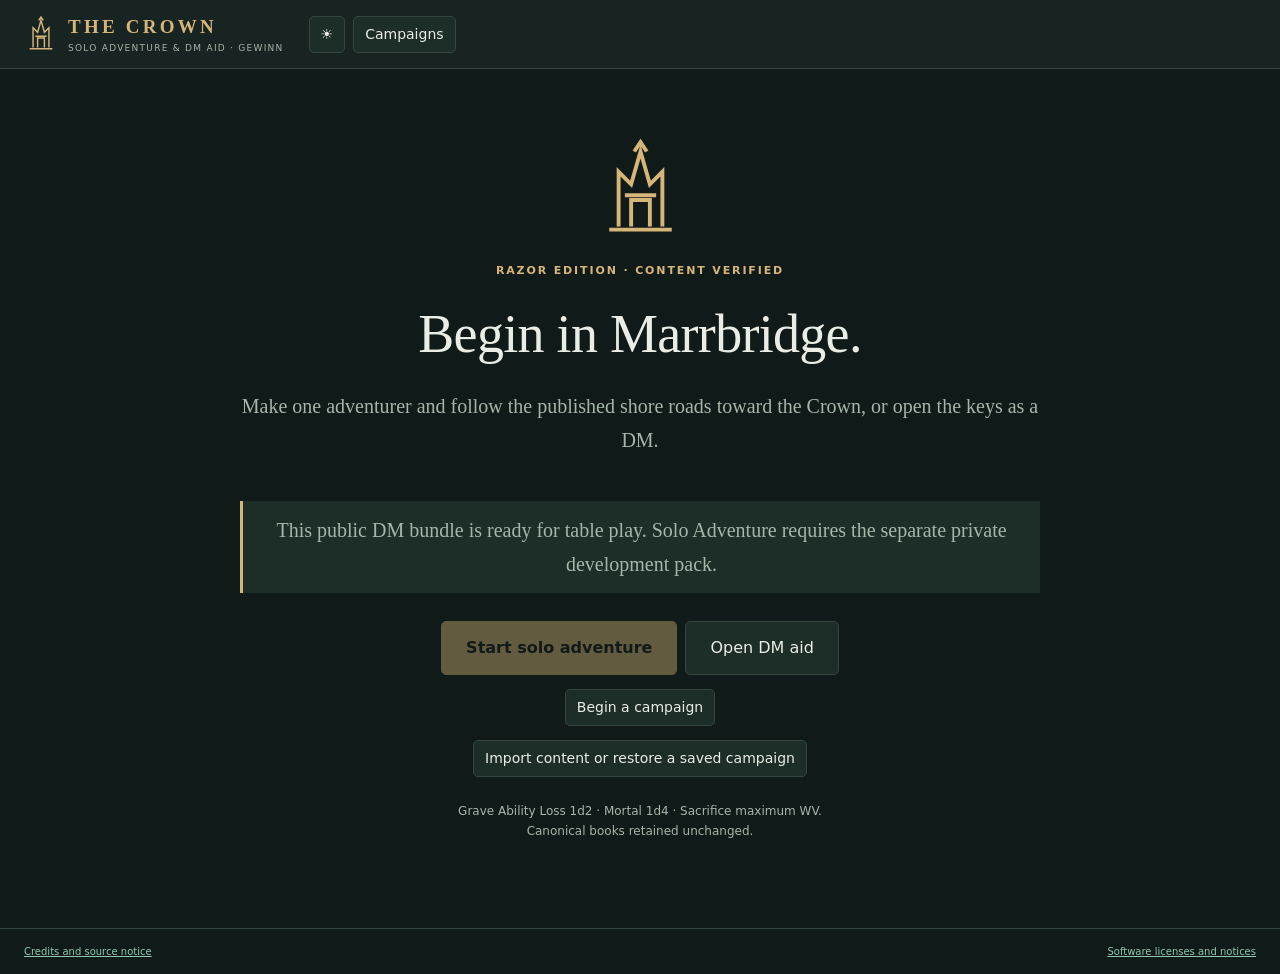
<file: index.html>
<!doctype html><html lang="en"><head><meta charset="UTF-8"/><meta name="viewport" content="width=device-width,initial-scale=1.0"/><meta name="theme-color" content="#152724"/><meta name="description" content="Explore The Crown as one adventurer with GEWINN rules, local saves, and offline play."/><meta name="apple-mobile-web-app-capable" content="yes"/><meta name="apple-mobile-web-app-status-bar-style" content="black-translucent"/><meta http-equiv="Content-Security-Policy" content="default-src 'self'; script-src 'self'; style-src 'self' 'unsafe-inline'; img-src 'self' data: blob:; connect-src 'self' ws:; font-src 'self'; object-src 'none'; base-uri 'self'; form-action 'none'; frame-src 'none'"/><link rel="manifest" href="./manifest.webmanifest"/><link rel="icon" href="./icon.svg"/><link rel="apple-touch-icon" href="./apple-touch-icon.png"/><title>The Crown · Solo Adventure</title>  <script type="module" crossorigin src="./assets/index-By7xWW9q.js"></script>
  <link rel="stylesheet" crossorigin href="./assets/index-Ddq3kus9.css">
</head><body><div id="root"></div></body></html>
</file>
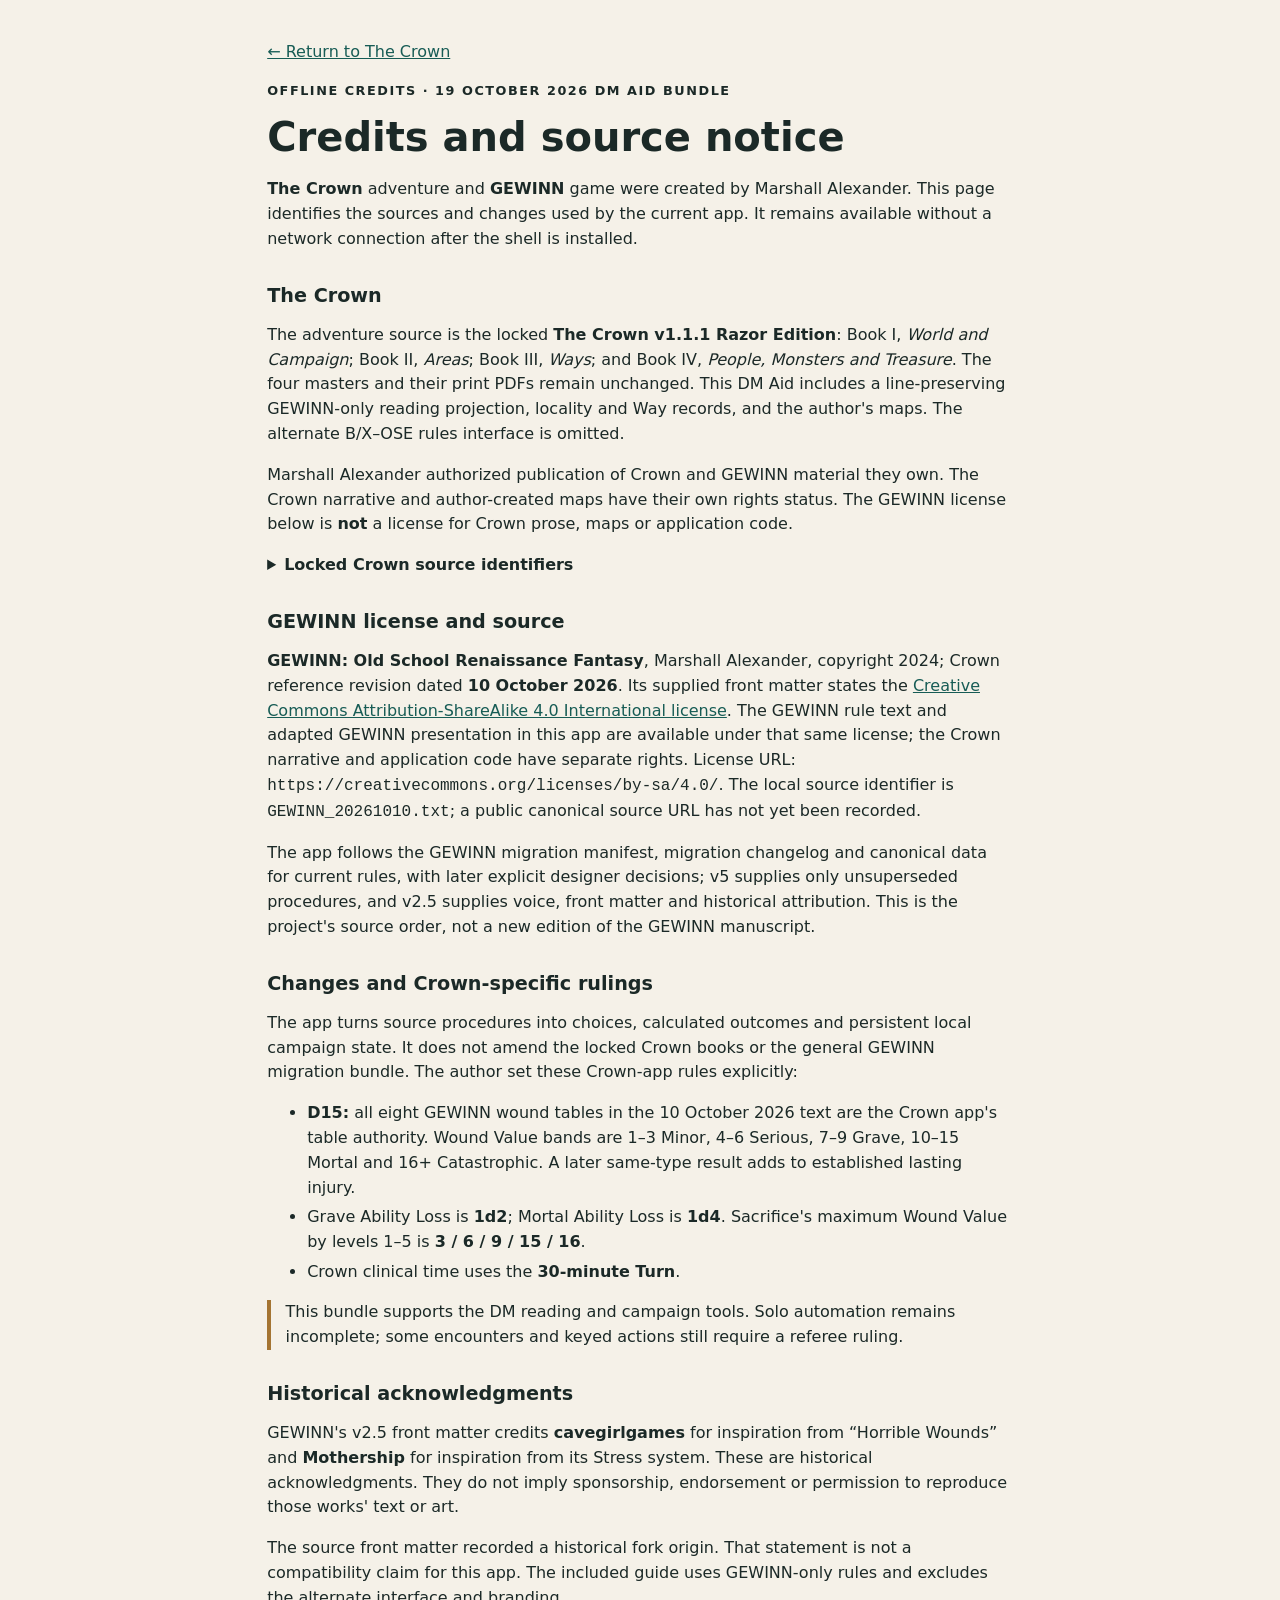
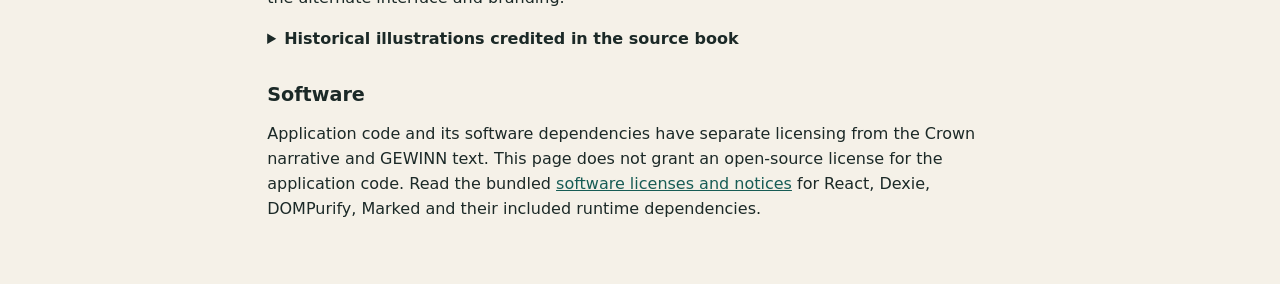
<file: credits.html>
<!doctype html>
<html lang="en">
<head>
  <meta charset="utf-8">
  <meta name="viewport" content="width=device-width, initial-scale=1">
  <meta name="color-scheme" content="light dark">
  <title>Credits and source notice · The Crown</title>
  <style>
    :root { color-scheme: light dark; font: 16px/1.55 system-ui, sans-serif; }
    body { margin: 0; background: #f5f1e8; color: #1b2927; }
    main { box-sizing: border-box; max-width: 49rem; padding: 1.5rem 1.2rem 3rem; margin: auto; }
    h1, h2 { line-height: 1.2; }
    h1 { font-size: clamp(1.8rem, 6vw, 2.5rem); margin: .4rem 0 1rem; }
    h2 { margin-top: 2rem; font-size: 1.2rem; }
    a { color: #175c55; }
    a:focus-visible { outline: 3px solid #b4771e; outline-offset: 3px; }
    .eyebrow { letter-spacing: .12em; text-transform: uppercase; font-size: .8rem; font-weight: 700; }
    .note { border-left: .25rem solid #a47432; padding-left: .9rem; }
    li { margin: .3rem 0; }
    code { overflow-wrap: anywhere; }
    details { margin-top: 1rem; }
    summary { cursor: pointer; font-weight: 700; }
    @media (prefers-color-scheme: dark) {
      body { background: #13211f; color: #e7e6df; }
      a { color: #aad7ca; }
    }
  </style>
</head>
<body>
<main>
  <p><a href="./">← Return to The Crown</a></p>
  <p class="eyebrow">Offline credits · 19 October 2026 DM Aid bundle</p>
  <h1>Credits and source notice</h1>
  <p><strong>The Crown</strong> adventure and <strong>GEWINN</strong> game were created by Marshall Alexander. This page identifies the sources and changes used by the current app. It remains available without a network connection after the shell is installed.</p>

  <h2>The Crown</h2>
  <p>The adventure source is the locked <strong>The Crown v1.1.1 Razor Edition</strong>: Book I, <em>World and Campaign</em>; Book II, <em>Areas</em>; Book III, <em>Ways</em>; and Book IV, <em>People, Monsters and Treasure</em>. The four masters and their print PDFs remain unchanged. This DM Aid includes a line-preserving GEWINN-only reading projection, locality and Way records, and the author's maps. The alternate B/X–OSE rules interface is omitted.</p>
  <p>Marshall Alexander authorized publication of Crown and GEWINN material they own. The Crown narrative and author-created maps have their own rights status. The GEWINN license below is <strong>not</strong> a license for Crown prose, maps or application code.</p>
  <details>
    <summary>Locked Crown source identifiers</summary>
    <ul>
      <li>Book I Markdown SHA-256: <code>abaec3fb0ecc8124517ff2d69e1148968ad17610aff3a07a18258a075f324f1f</code></li>
      <li>Book II Markdown SHA-256: <code>b81186677079dbcdc04092de7b0d5277d67df6654f732eaa36dd65600a7e1279</code></li>
      <li>Book III Markdown SHA-256: <code>0e3fcb997a8f4ab5d81721f8f5c2993e9365fab70c8814a86020fdd38485b261</code></li>
      <li>Book IV Markdown SHA-256: <code>258ab6614accf03dd5b1627ce61709aa6e46fa0101c91db409343926d8288b41</code></li>
    </ul>
  </details>

  <h2>GEWINN license and source</h2>
  <p><strong>GEWINN: Old School Renaissance Fantasy</strong>, Marshall Alexander, copyright 2024; Crown reference revision dated <strong>10 October 2026</strong>. Its supplied front matter states the <a href="https://creativecommons.org/licenses/by-sa/4.0/">Creative Commons Attribution-ShareAlike 4.0 International license</a>. The GEWINN rule text and adapted GEWINN presentation in this app are available under that same license; the Crown narrative and application code have separate rights. License URL: <code>https://creativecommons.org/licenses/by-sa/4.0/</code>. The local source identifier is <code>GEWINN_20261010.txt</code>; a public canonical source URL has not yet been recorded.</p>
  <p>The app follows the GEWINN migration manifest, migration changelog and canonical data for current rules, with later explicit designer decisions; v5 supplies only unsuperseded procedures, and v2.5 supplies voice, front matter and historical attribution. This is the project's source order, not a new edition of the GEWINN manuscript.</p>

  <h2>Changes and Crown-specific rulings</h2>
  <p>The app turns source procedures into choices, calculated outcomes and persistent local campaign state. It does not amend the locked Crown books or the general GEWINN migration bundle. The author set these Crown-app rules explicitly:</p>
  <ul>
    <li><strong>D15:</strong> all eight GEWINN wound tables in the 10 October 2026 text are the Crown app's table authority. Wound Value bands are 1–3 Minor, 4–6 Serious, 7–9 Grave, 10–15 Mortal and 16+ Catastrophic. A later same-type result adds to established lasting injury.</li>
    <li>Grave Ability Loss is <strong>1d2</strong>; Mortal Ability Loss is <strong>1d4</strong>. Sacrifice's maximum Wound Value by levels 1–5 is <strong>3 / 6 / 9 / 15 / 16</strong>.</li>
    <li>Crown clinical time uses the <strong>30-minute Turn</strong>.</li>
  </ul>
  <p class="note">This bundle supports the DM reading and campaign tools. Solo automation remains incomplete; some encounters and keyed actions still require a referee ruling.</p>

  <h2>Historical acknowledgments</h2>
  <p>GEWINN's v2.5 front matter credits <strong>cavegirlgames</strong> for inspiration from “Horrible Wounds” and <strong>Mothership</strong> for inspiration from its Stress system. These are historical acknowledgments. They do not imply sponsorship, endorsement or permission to reproduce those works' text or art.</p>
  <p>The source front matter recorded a historical fork origin. That statement is not a compatibility claim for this app. The included guide uses GEWINN-only rules and excludes the alternate interface and branding.</p>
  <details>
    <summary>Historical illustrations credited in the source book</summary>
    <p>The GEWINN source lists the following art credits. These illustrations are not included in this app; the list records the book's original acknowledgment and does not claim an image license.</p>
    <ul>
      <li><em>Predica del arte del bene morire</em> — Girolamo Savonarola, 1502.</li>
      <li><em>Der Weisskunig 109 Landsknecht Battle</em> — Hans Burgkmair, 1516.</li>
      <li><em>Danse Macabre</em> (16, 19, 27, 31, 42) — Hans Holbein, 1493.</li>
      <li><em>Wound Man</em> from Hans von Gersdorff's <em>Feldtbuch der Wundartzney</em>, 1519.</li>
      <li>“Arkebusier, Nbg.1 kl” — listed without a creator in the source.</li>
    </ul>
  </details>

  <h2>Software</h2>
  <p>Application code and its software dependencies have separate licensing from the Crown narrative and GEWINN text. This page does not grant an open-source license for the application code. Read the bundled <a href="./THIRD_PARTY_NOTICES.txt">software licenses and notices</a> for React, Dexie, DOMPurify, Marked and their included runtime dependencies.</p>
</main>
</body>
</html>
</file>
<file: assets/index-Ddq3kus9.css>
.dm-aid{padding:4px 24px 32px;min-width:0}.dm-aid-top{display:flex;align-items:flex-start;justify-content:space-between;gap:20px;margin:0 0 13px}.dm-aid-top h1,.dm-aid-top h2{margin:0;font-size:29px}.dm-aid-subtitle{margin:5px 0 0;color:var(--muted);font-size:12px}.dm-aid-tools{display:flex;gap:7px;flex-wrap:wrap;justify-content:flex-end}.dm-aid-tools .btn{font-size:11px;min-height:32px;padding:5px 9px}.dm-shore-nav{display:flex;gap:5px;overflow-x:auto;padding:0 0 11px;margin-bottom:13px;border-bottom:1px solid var(--line)}.dm-shore-nav button{border:1px solid var(--line);background:var(--panel);color:var(--muted);padding:5px 8px;border-radius:4px;white-space:nowrap;font-size:11px}.dm-shore-nav button span{font-size:10px;margin-left:3px}.dm-shore-nav button.active{color:var(--text);border-color:var(--accent);background:var(--raised)}.dm-aid-grid{display:grid;grid-template-columns:minmax(0,1.65fr) minmax(365px,.95fr);gap:16px;align-items:start}.dm-key-panel,.dm-way-panel{background:var(--panel);border:1px solid var(--line);border-radius:7px;padding:16px;min-width:0}.dm-key-panel{max-height:calc(100vh - 265px);min-height:390px;overflow:auto;scrollbar-gutter:stable}.dm-way-panel{max-height:calc(100vh - 265px);min-height:390px;overflow:auto}.dm-section-head{display:flex;align-items:center;justify-content:space-between;gap:10px;margin-bottom:10px}.dm-section-head h2{margin:0;font-size:20px}.dm-location-meta{font-size:12px;color:var(--muted);border-left:3px solid var(--accent);padding:7px 10px;background:var(--raised);margin:0 0 12px}.dm-key-panel>.prose{font-size:16px;line-height:1.6}.dm-key-panel>.prose>*:first-child{margin-top:0}.dm-key-follow{border-top:1px solid var(--line);margin-top:24px;padding-top:16px}.dm-key-follow h2{font-size:19px;margin-bottom:9px}.dm-shore-key{border-top:1px solid var(--line);padding-top:8px;margin-top:18px}.dm-people,.dm-profiles{display:grid;grid-template-columns:repeat(2,minmax(0,1fr));gap:8px}.dm-person,.dm-profile,.dm-contact{background:var(--raised);border:1px solid var(--line);padding:10px;border-radius:5px;min-width:0}.dm-person small,.dm-profile small,.dm-contact small{display:block}.dm-card-heading{display:flex;justify-content:space-between;gap:8px;align-items:start}.dm-profile p{font-size:12px;margin:7px 0}.dm-outcomes{display:flex;flex-wrap:wrap;gap:4px;margin-top:8px}.dm-outcomes .btn{font-size:10px;min-height:28px;padding:3px 6px}.dm-contact{margin-bottom:8px}.dm-find{margin:0;padding:8px 0;border-bottom:1px solid var(--line)}.dm-find small{display:inline}.dm-small,.dm-empty{color:var(--muted);font-size:11px;line-height:1.5}.dm-encounter{display:grid;grid-template-columns:24px minmax(0,1fr) auto;gap:8px;align-items:start;border-bottom:1px solid var(--line);padding:7px 0}.dm-encounter>b{color:var(--accent)}.dm-encounter .prose{font-family:inherit;font-size:12px;line-height:1.45}.dm-encounter .prose p{margin:0}.dm-way{border-top:1px solid var(--line);padding:9px 0}.dm-way:first-child{border-top:0}.dm-way-main{display:grid;grid-template-columns:minmax(0,1fr) 16px minmax(0,1.1fr);gap:5px;align-items:start}.dm-way-main button{background:none;border:0;padding:0;color:var(--text);text-align:left;line-height:1.3}.dm-way-main button:hover{text-decoration:underline}.dm-way-main .dm-way-destination{color:var(--green)}.dm-way-main small{display:block;font-size:10px}.dm-way-arrow{color:var(--accent)}.dm-way-access{display:flex;gap:6px;align-items:center;flex-wrap:wrap;margin-top:5px;font-size:10px;color:var(--muted)}.dm-way-access span:first-child{text-transform:uppercase;letter-spacing:.04em;color:var(--green)}.dm-way-access .dm-access-broken-unpowered,.dm-way-access .dm-access-closed,.dm-way-access .dm-access-secret{color:var(--danger)}.dm-way-access .dm-access-directed,.dm-way-access .dm-access-conditional{color:var(--accent)}.dm-way-detail{margin-top:8px;padding:10px;background:var(--raised);border:1px solid var(--line);border-radius:5px}.dm-way-detail .prose{font-size:12px;line-height:1.5}.dm-way-detail .prose h3{font-size:15px;margin-top:0}.dm-way-detail .prose p{margin:5px 0}.dm-way-actions{display:flex;gap:5px;flex-wrap:wrap;margin-top:9px}.dm-way-actions .btn{font-size:10px;min-height:30px;padding:4px 7px}.dm-map-backdrop{position:fixed;top:0;right:0;bottom:0;left:0;background:#0008;z-index:40;display:flex;justify-content:flex-end}.dm-map-drawer{width:min(650px,95vw);height:100vh;overflow:auto;padding:18px;background:var(--panel);box-shadow:var(--shadow)}.dm-map-drawer .map-viewport{height:calc(100vh - 230px)}.dm-aid.solo-node-key{padding:0}.solo-node-key .dm-aid-top{align-items:center;margin-bottom:7px}.solo-node-key .dm-aid-top>div:first-child{display:flex;align-items:baseline;gap:8px;flex-wrap:wrap}.solo-node-key .dm-aid-top .eyebrow{display:none}.solo-node-key .dm-aid-top h2{font-size:18px}.solo-node-key .dm-aid-subtitle{margin:0}.solo-node-key .dm-shore-nav{margin-bottom:8px;padding-bottom:7px}.solo-node-key .dm-aid-grid{grid-template-columns:minmax(0,1.4fr) minmax(285px,.9fr)}.solo-node-key .dm-key-panel,.solo-node-key .dm-way-panel{min-height:0;max-height:min(62vh,560px)}@media(max-width:760px){.solo-node-key .dm-aid-grid{grid-template-columns:1fr}.solo-node-key .dm-key-panel,.solo-node-key .dm-way-panel{max-height:none}}@media(max-width:1050px){.dm-aid-grid{grid-template-columns:minmax(0,1fr) minmax(320px,.85fr)}.dm-people,.dm-profiles{grid-template-columns:1fr}}@media(max-width:760px){.dm-aid{padding:4px 14px 24px}.dm-aid-top{display:block}.dm-aid-tools{justify-content:flex-start;margin-top:10px}.dm-aid-grid{grid-template-columns:1fr}.dm-key-panel,.dm-way-panel{max-height:none;min-height:0}.dm-key-panel{overflow:visible}.dm-way-panel{order:-1}.dm-shore-nav button span{display:none}}.solo-layout{display:grid;grid-template-columns:minmax(0,1fr) minmax(260px,310px);gap:18px;max-width:1390px;margin:0 auto;padding:6px 24px 34px;align-items:start}.solo-primary{min-width:0;display:grid;gap:16px}.solo-creation{display:grid;gap:14px;background:var(--panel);border:1px solid var(--line);border-radius:7px;padding:24px}.solo-creation>p{margin:0;max-width:72ch;line-height:1.55}.solo-creation>h1{margin:0}.solo-creation .panel{margin:0}.solo-creation-steps{display:flex;gap:7px;flex-wrap:wrap}.solo-creation-steps span{padding:6px 10px;border:1px solid var(--line);border-radius:4px;font-size:11px;color:var(--muted)}.solo-creation-steps span.current{border-color:var(--accent);color:var(--text);background:var(--raised)}.solo-methods{display:flex;gap:8px;flex-wrap:wrap;margin:8px 0 18px}.solo-loadout-preview,.solo-creation-gear{display:grid;gap:5px;margin:12px 0;padding:14px;background:var(--raised);border:1px solid var(--line);border-radius:5px;font-size:13px}.solo-loadout-preview p{margin:0 0 8px;line-height:1.5}.solo-creation-gear span{line-height:1.5}.solo-secondary{display:grid;gap:14px;min-width:0}.solo-scene,.solo-choices,.solo-status,.solo-outcome,.solo-pack,.solo-interruption{background:var(--panel);border:1px solid var(--line);border-radius:7px;padding:20px}.solo-scene{background:linear-gradient(155deg,var(--panel),var(--paper))}.solo-scene-heading{display:flex;justify-content:space-between;gap:14px;align-items:start}.solo-scene-heading h1{margin-bottom:8px}.solo-scene-tools{display:flex;gap:6px;flex-wrap:wrap;justify-content:flex-end}.solo-scene-tools .btn{font-size:11px}.solo-scene-copy{font-family:Georgia,Times New Roman,serif;font-size:20px;line-height:1.65;max-width:72ch;margin:12px 0 16px}.solo-notice{margin:0 0 9px;border-top:1px solid var(--line)}.solo-notice p{font-size:13px;line-height:1.5;margin:5px 0 11px}.solo-atmosphere{font-size:12px;color:var(--muted);border-top:1px solid var(--line);padding-top:11px;margin-bottom:0}.solo-atmosphere b{color:var(--accent);margin-right:6px}.solo-inspector,.solo-discovery{border-left:3px solid var(--accent);padding:8px 14px;margin:14px 0;background:var(--raised)}.solo-choices h2,.solo-status h2,.solo-outcome h2,.solo-pack h2,.solo-interruption h2{margin-bottom:12px}.solo-choice-grid{display:grid;grid-template-columns:repeat(2,minmax(0,1fr));gap:9px}.solo-choice{display:grid;gap:6px;text-align:left;border:1px solid var(--line);border-radius:6px;background:var(--raised);color:var(--text);padding:13px;min-height:74px;white-space:normal}.solo-choice:hover:not(:disabled){border-color:var(--accent);background:var(--paper)}.solo-choice b{font-family:Georgia,serif;font-size:17px;font-weight:500}.solo-choice span{font-size:11px;color:var(--muted);line-height:1.4}.solo-choice:disabled{cursor:not-allowed;opacity:.7}.solo-quiet-actions{display:flex;gap:8px;flex-wrap:wrap;border-top:1px solid var(--line);padding-top:13px;margin-top:15px}.solo-status p{margin:6px 0;font-size:12px}.solo-outcome{border-color:var(--accent)}.solo-outcome p{font-size:12px;margin:7px 0}.solo-roll{display:grid;gap:2px;padding:8px 0;border-top:1px solid var(--line);font-size:11px}.solo-roll span{color:var(--accent);font-family:ui-monospace,Consolas,monospace;overflow-wrap:anywhere}.solo-item{padding:9px 0;border-top:1px solid var(--line)}.solo-item b,.solo-item small{display:block}.solo-item .row{margin-top:7px}.solo-item .btn{min-height:29px;padding:4px 8px;font-size:11px}.solo-create,.solo-deal{display:grid;gap:10px;max-width:620px}.solo-create label,.solo-deal label{margin:0}.solo-assign{display:grid;grid-template-columns:repeat(4,minmax(0,1fr));gap:10px;max-width:620px;margin:15px 0}.solo-custom{display:grid;gap:8px;padding:12px;border:1px solid var(--line);background:var(--raised);border-radius:5px}.solo-custom p{margin:0;font-size:12px}.solo-custom .row select{flex:1;min-width:180px}.solo-custom-item{display:flex;justify-content:space-between;gap:8px;align-items:center;border-top:1px solid var(--line);padding:5px 0;font-size:12px}.solo-interruption{background:#463629;border-color:#886647}.solo-interruption p{font-size:13px}.solo-market{background:var(--panel);border:1px solid var(--line);border-radius:7px;padding:20px}.solo-market>.row{justify-content:space-between;align-items:center}.solo-market h2{margin:0}.solo-market-body{display:grid;gap:15px;margin-top:14px}.solo-market-body p{font-size:12px;line-height:1.5;margin:4px 0}.solo-market-body details{border-top:1px solid var(--line);padding-top:10px}.solo-market-body summary{cursor:pointer}.solo-market-form{display:grid;gap:10px;max-width:620px;padding:12px 0;border-top:1px solid var(--line)}.solo-market-form label{display:grid;gap:5px;font-size:12px}.solo-market-form input,.solo-market-form select{width:100%}.solo-lights{background:var(--panel);border:1px solid var(--line);border-radius:7px;padding:20px}.solo-lights h2{margin-bottom:10px}.solo-lights p{font-size:12px}@media(min-width:971px)and (max-height:800px){.solo-primary{gap:12px}.solo-scene{padding:16px 20px}.solo-scene-copy{line-height:1.5;margin:8px 0 10px}}@media(max-width:970px){.solo-layout{grid-template-columns:1fr}.solo-secondary{grid-template-columns:repeat(2,minmax(0,1fr))}.solo-pack{grid-column:1/-1}}@media(max-width:650px){.solo-layout{padding:4px 14px 25px}.solo-creation,.solo-scene,.solo-choices,.solo-status,.solo-outcome,.solo-pack,.solo-interruption{padding:15px}.solo-scene-heading{display:block}.solo-scene-tools{justify-content:flex-start;margin:10px 0}.solo-scene-copy{font-size:18px}.solo-choice-grid,.solo-secondary{grid-template-columns:1fr}.solo-assign{grid-template-columns:repeat(2,minmax(0,1fr))}.solo-pack{grid-column:auto}}:root{font-family:Inter,ui-sans-serif,system-ui,-apple-system,BlinkMacSystemFont,Segoe UI,sans-serif;color-scheme:dark;--bg:#101a18;--panel:#172421;--raised:#1d2e29;--paper:#21352e;--text:#e9ede5;--muted:#a5b6aa;--line:#34463e;--accent:#d6b579;--green:#8fc9af;--danger:#efafa1;--shadow:0 12px 44px #0005;background:var(--bg);color:var(--text);font-size:14px;line-height:1.5}:root[data-theme=light]{color-scheme:light;--bg:#eeeae0;--panel:#faf8f2;--raised:#e9e8dd;--paper:#e1e4d8;--text:#1f332c;--muted:#55695e;--line:#ccd2c3;--accent:#745620;--green:#17684d;--danger:#9f3524;--shadow:0 12px 44px #27342215}*{box-sizing:border-box}body{margin:0}button,input,select,textarea{font:inherit}button,a,input,select,textarea,summary{outline-offset:4px}button:focus-visible,a:focus-visible,input:focus-visible,select:focus-visible,textarea:focus-visible,summary:focus-visible{outline:2px solid var(--accent)}button{cursor:pointer}button:disabled{cursor:default;opacity:.42}input,select,textarea{background:var(--bg);color:var(--text);border:1px solid var(--line);border-radius:5px;padding:9px 10px;min-height:40px;max-width:100%}input[type=checkbox]{min-height:18px;width:18px;height:18px;accent-color:var(--green);vertical-align:middle}input[type=file]{display:none}textarea{width:100%;resize:vertical}select{max-width:100%}label{display:grid;gap:6px;margin-bottom:14px;font-size:13px}label:has(input[type=checkbox]){display:flex;align-items:center;gap:9px}small{color:var(--muted);font-size:11px;line-height:1.55}p{margin:10px 0 16px}h1,h2,h3{font-family:Georgia,Times New Roman,serif;font-weight:500;line-height:1.15;margin:0 0 14px}h1{font-size:32px;letter-spacing:-.7px}h2{font-size:21px}h3{font-size:18px;margin-top:14px}a{color:var(--green)}code,pre{font-family:ui-monospace,SFMono-Regular,Consolas,monospace}code{font-size:12px;overflow-wrap:anywhere}ul{padding-left:22px}.row{display:flex;gap:8px;align-items:center;flex-wrap:wrap}.stack{display:grid;gap:18px}.btn{border:1px solid var(--line);background:var(--raised);color:var(--text);border-radius:5px;padding:7px 11px;min-height:36px;white-space:nowrap;transition:background .12s}.btn:hover:not(:disabled){background:var(--paper);border-color:var(--muted)}.btn.primary{background:var(--accent);color:var(--bg);border-color:var(--accent);font-weight:650}.btn.primary:hover:not(:disabled){filter:brightness(1.08)}.btn.link{background:none;border:0;color:var(--green);padding:4px;min-height:30px;font-size:12px}.btn.danger{color:var(--danger)}.btn.large{padding:14px 24px;font-size:16px}.badge{display:inline-block;border:1px solid var(--line);padding:3px 7px;border-radius:4px;font-size:10px;letter-spacing:.06em;text-transform:uppercase;white-space:nowrap;color:var(--muted)}.badge.risk-0{color:#89c2a4}.badge.risk-1{color:#b3c994}.badge.risk-2{color:#e0bc79}.badge.risk-3,.badge.danger{color:var(--danger);border-color:#91594c}.eyebrow{font-size:10px;font-weight:700;letter-spacing:.17em;color:var(--accent);text-transform:uppercase;margin:0 0 9px}.app-header{display:flex;gap:25px;align-items:center;padding:13px 24px;border-bottom:1px solid var(--line);background:var(--panel)}.brand{display:flex;align-items:center;gap:10px;color:var(--accent);min-width:240px}.brand svg{width:34px;height:42px}.brand strong{letter-spacing:.17em;font-family:Georgia,serif;font-size:19px}.brand small{display:block;font-size:9px;letter-spacing:.14em;color:var(--muted)}.app-header nav{display:flex;align-self:stretch;gap:6px;flex:1;align-items:center}.app-header nav button,.subnav button{border:0;background:transparent;color:var(--muted);padding:12px 13px;border-radius:4px;white-space:nowrap}.app-header nav button.active,.subnav button.active{color:var(--text);background:var(--raised);box-shadow:inset 0 -2px var(--accent)}.status-strip{display:grid;grid-template-columns:1.45fr .85fr 1.6fr 1fr 1.2fr 1fr;gap:0;padding:0 18px;background:var(--raised);border-bottom:1px solid var(--line);position:sticky;top:0;z-index:10}.status-strip>div,.status-strip>button{padding:12px;border-right:1px solid var(--line);min-width:0}.status-strip>div:last-child{border-right:0}.status-strip small{display:block;font-size:9px;letter-spacing:.08em}.status-strip b{font-size:12px;display:block;line-height:1.5}.status-strip select{padding:2px;background:transparent;border:0;min-height:20px;font-size:12px;width:100%}.status-location{color:var(--text);background:transparent;border:0;text-align:left}.workspace-tools{padding:14px 24px;display:flex;justify-content:space-between;gap:15px}.search-box{position:relative;max-width:520px;width:45%}.search-box input{width:100%;background:var(--panel)}.search-results{position:absolute;top:44px;left:0;right:0;background:var(--panel);border:1px solid var(--line);max-height:65vh;overflow:auto;z-index:30;box-shadow:var(--shadow)}.search-results button{display:block;width:100%;text-align:left;padding:9px;border:0;border-bottom:1px solid var(--line);color:var(--text);background:transparent}.search-results button:hover{background:var(--raised)}.search-results b{color:var(--accent);display:inline-block;min-width:45px}.save-status{font-size:10px;color:var(--muted)}.expedition{display:grid;grid-template-columns:minmax(360px,39%) minmax(0,1fr);gap:20px;padding:0 24px 30px}.map-column{display:grid;gap:18px;align-content:start}.map-panel{background:var(--panel);border:1px solid var(--line);border-radius:7px;overflow:hidden}.map-toolbar{padding:12px;display:grid;gap:10px}.map-toolbar select{width:100%}.map-toolbar .btn{font-size:11px}.map-viewport{height:465px;overflow:auto;background:#f8f7f3;border-top:1px solid var(--line);border-bottom:1px solid var(--line);color:#111}.map-viewport svg{width:100%;height:auto;display:block}.map-footer{padding:12px;display:flex;gap:10px;align-items:center;flex-wrap:wrap}.map-footer select{font-size:11px;min-height:30px;padding:4px}.map-footer label{font-size:11px;margin:0}.map-footer small{flex-basis:100%;font-size:10px}.key-column{min-width:0}.key-title{display:flex;justify-content:space-between;align-items:start;gap:12px;padding:7px 0 12px}.key-title h1{font-size:30px}.key-title h1 span{color:var(--accent);margin-right:6px}.light-note{border-left:3px solid var(--accent);padding:12px 15px;background:var(--raised);font-size:13px}.light-note b{color:var(--accent);font-variant:small-caps;margin-right:6px}.panel{background:var(--panel);border:1px solid var(--line);border-radius:7px;padding:17px;min-width:0}.panel-header{display:flex;align-items:center;justify-content:space-between;gap:8px;margin-bottom:14px}.panel-header h2{margin:0}.key-column>.panel{margin-top:18px}.exit-row{display:flex;justify-content:space-between;gap:12px;padding:11px 0;border-bottom:1px solid var(--line);align-items:center}.exit-row:last-child{border-bottom:0}.exit-row small,.list-card small,.compact-list small,.character-nav small,.inventory-table small{display:block}.exit-row .row{justify-content:flex-end}.exit-row .btn{font-size:11px}.text-button{background:none;border:0;padding:0;color:var(--text);text-align:left}.text-button b{color:var(--accent);margin-right:7px}.text-button:hover{text-decoration:underline}.action-grid{display:grid;grid-template-columns:repeat(2,1fr);gap:8px}.light-list{margin-top:16px;border-top:1px solid var(--line);padding-top:5px}.light-row{padding:10px 0;border-bottom:1px solid var(--line);display:grid;gap:8px}.light-row small{display:block}.light-row .btn{font-size:11px}progress{width:100%;height:4px;accent-color:var(--accent)}.list-card{padding:12px;border:1px solid var(--line);border-radius:5px;display:flex;justify-content:space-between;gap:12px;align-items:center;margin:8px 0}.list-card.vertical{display:grid;justify-content:normal;gap:7px;align-items:start}.list-card p{margin:0}.loot-list,.compact-list{display:grid;grid-template-columns:repeat(2,minmax(0,1fr));gap:10px}.compact-list>div{padding:9px;background:var(--raised);border-radius:4px}.compact-list b{font-size:12px;margin-right:5px}.source-key{background:var(--panel);border:1px solid var(--line);border-radius:7px;padding:17px;margin-top:18px}summary{cursor:pointer;color:var(--accent);font-size:13px;padding:7px 0}.prose{font-family:Georgia,Times New Roman,serif;font-size:16px;line-height:1.63;overflow-wrap:anywhere}.prose h1{font-size:32px}.prose h2{font-size:25px;margin-top:30px}.prose h3{font-size:22px;margin-top:24px}.prose h4{font-size:18px}.prose table{font-family:ui-sans-serif,system-ui,sans-serif;font-size:12px;line-height:1.5}.prose a{color:var(--green);text-underline-offset:3px}.prose strong{font-weight:650}.prose img{display:none}table{width:100%;border-collapse:collapse;margin:12px 0}th,td{text-align:left;padding:9px;border-bottom:1px solid var(--line);vertical-align:top}th{font-size:10px;text-transform:uppercase;letter-spacing:.07em;color:var(--muted)}td{font-size:12px}.pending-panel{margin:0 24px 18px;padding:13px 17px;background:#463629;border:1px solid #886647;border-radius:7px;color:#f1dfbd}.pending-panel header{display:flex;justify-content:space-between;gap:12px}.pending-panel small{color:#d8c7ae}.pending-row{display:flex;align-items:center;justify-content:space-between;gap:16px;padding:9px 0;border-top:1px solid #826447;margin-top:8px}.pending-row b{font-size:12px}.notice{padding:12px;background:var(--raised);border-left:3px solid var(--accent);font-size:12px;margin:14px 0}.error-banner{padding:12px 24px;background:#502c29;color:#ffe0d4;display:flex;justify-content:space-between;gap:18px;position:relative;z-index:100}.error{color:var(--danger)}.app-footer{display:flex;justify-content:space-between;gap:20px;border-top:1px solid var(--line);padding:15px 24px;font-size:10px;color:var(--muted)}.welcome{min-height:calc(100vh - 75px);max-width:850px;padding:70px 25px;margin:auto;display:flex;align-items:center;flex-direction:column;text-align:center;gap:14px}.welcome>svg{width:95px;height:100px;color:var(--accent);margin-bottom:10px}.welcome h1{font-size:54px;margin:0}.welcome>p:not(.eyebrow){font-family:Georgia,serif;font-size:20px;line-height:1.7;color:var(--muted)}.welcome .eyebrow{font-size:11px}.welcome small{margin-top:15px;font-size:12px}.welcome p.fine{font-family:inherit;font-size:12px}.stat-trio{display:flex;gap:44px;margin:25px 0}.stat-trio b{display:block;font-family:Georgia,serif;font-size:34px;color:var(--accent)}.stat-trio span{font-size:12px;color:var(--muted)}dialog{color:var(--text);background:var(--panel);border:1px solid var(--line);border-radius:10px;padding:0;width:min(620px,94vw);max-height:88vh;box-shadow:var(--shadow)}dialog.wide-dialog{width:min(850px,95vw)}dialog::backdrop{background:#06100db5;-webkit-backdrop-filter:blur(3px);backdrop-filter:blur(3px)}dialog>header{display:flex;align-items:center;justify-content:space-between;padding:18px 22px;border-bottom:1px solid var(--line);position:sticky;top:0;background:var(--panel);z-index:1}dialog>header h2{margin:0}.dialog-body{padding:22px;overflow:auto}.form-grid{display:grid;grid-template-columns:repeat(2,minmax(0,1fr));gap:0 16px}.form-grid .wide{grid-column:1/-1}.source-drawer{position:fixed;right:0;top:0;bottom:0;width:min(740px,95vw);z-index:200;overflow:auto;background:var(--panel);padding:25px;border-left:1px solid var(--line);box-shadow:var(--shadow)}.source-drawer>header{display:flex;align-items:center;justify-content:space-between;gap:20px;border-bottom:1px solid var(--line);padding-bottom:17px}.source-drawer h2{margin:3px 0}.source-plain{white-space:pre-wrap;font-family:Georgia,serif;line-height:1.7;font-size:15px;overflow-wrap:anywhere}.roll{padding:12px;background:var(--raised);margin:10px 0;border-radius:5px;display:grid;gap:5px}.roll span{font-size:11px;color:var(--muted)}.roll code{color:var(--accent)}.review-entry{font-size:12px;word-break:break-word}.changes{font-size:13px;padding:15px 15px 15px 32px;background:var(--raised)}.support-layout{display:grid;grid-template-columns:290px minmax(0,1fr);gap:22px;padding:8px 24px 35px}.support-sidebar,.support-main{display:grid;gap:20px;align-content:start}.character-nav{padding:12px;text-align:left;color:var(--text);background:transparent;border:1px solid var(--line);border-radius:5px}.character-nav.selected{border-color:var(--accent);background:var(--raised)}.character-stats{display:grid;grid-template-columns:repeat(8,1fr);gap:8px;background:var(--panel);padding:14px;border:1px solid var(--line);border-radius:7px}.character-stats>div{display:grid;gap:4px;text-align:center;border-right:1px solid var(--line)}.character-stats>div:last-child{border:0}.character-stats b{font-size:23px;font-family:Georgia,serif}.character-stats small{font-size:9px}.character-stats span{font-size:11px;color:var(--muted)}.inventory-table{overflow:auto}.inventory-table td{min-width:100px}.loadouts{display:flex;flex-wrap:wrap;gap:8px}.section-heading{display:flex;align-items:center;justify-content:space-between;gap:15px;margin:8px 0 20px}.section-heading h1{margin:0}.combat-layout,.world-layout,.reference-layout{padding:8px 24px 35px}.combat-grid{display:grid;grid-template-columns:minmax(320px,1.05fr) minmax(340px,1fr);gap:22px}.combat-roster{display:grid;grid-template-columns:repeat(2,minmax(0,1fr));gap:12px}.combat-person{background:var(--raised);padding:13px;border:1px solid var(--line);border-radius:5px}.combat-person header{display:flex;justify-content:space-between;gap:8px}.combat-person p{font-size:12px;margin:9px 0}.combat-person small{font-size:10px}.queue-row{display:flex;align-items:center;gap:16px;padding:13px 0;border-bottom:1px solid var(--line)}.queue-row>strong{font-size:30px;font-family:Georgia,serif;color:var(--accent);min-width:34px}.queue-row small{display:block}.queue-row span{font-size:10px;color:var(--muted)}.queue-row.resolved{opacity:.5}.two-column{display:grid;grid-template-columns:1fr 1fr;gap:22px;align-items:start}.three-column{display:grid;grid-template-columns:repeat(3,minmax(0,1fr));gap:18px;align-items:start;margin-top:20px}.subnav{display:flex;gap:4px;border-bottom:1px solid var(--line);margin-bottom:20px;overflow:auto}.journal{max-height:70vh;overflow:auto;margin-top:15px}.journal article{padding:12px 0;border-bottom:1px solid var(--line)}.journal time{font-size:10px;color:var(--muted);margin-right:10px}.journal p{font-size:12px;word-break:break-word}.player-preview{border:1px solid var(--accent);padding:22px;background:var(--raised);margin-top:20px}.reference-layout>.row{margin-bottom:18px}@media(min-width:1700px){.map-viewport{height:600px}.expedition{grid-template-columns:42% minmax(0,1fr)}}@media(max-width:1150px){.app-header{flex-wrap:wrap;gap:10px}.app-header nav{order:3;flex-basis:100%;justify-content:center}.brand{flex:1}.status-strip{grid-template-columns:repeat(3,1fr)}.expedition{grid-template-columns:38% minmax(0,1fr);padding:0 14px}.exit-row{display:block}.exit-row .row{justify-content:flex-start;margin-top:7px}.compact-list,.loot-list{grid-template-columns:1fr}.three-column{grid-template-columns:repeat(2,minmax(0,1fr))}.character-stats{grid-template-columns:repeat(4,1fr)}.support-layout{grid-template-columns:250px minmax(0,1fr)}.map-viewport{height:420px}}@media(max-width:760px){.app-header{padding:10px 14px}.app-header nav{overflow:auto;justify-content:flex-start}.app-header nav button{padding:9px;font-size:12px}.brand{min-width:180px}.brand strong{font-size:16px}.status-strip{grid-template-columns:repeat(2,1fr);padding:0 6px;position:relative}.status-strip>div,.status-strip>button{padding:8px}.status-strip b{font-size:11px}.workspace-tools{padding:12px 14px;flex-wrap:wrap}.search-box{width:100%;max-width:none}.save-status{max-width:150px}.expedition{grid-template-columns:1fr;gap:20px}.map-viewport{height:340px}.map-column{gap:14px}.key-title h1{font-size:26px}.support-layout,.combat-grid,.two-column,.three-column{grid-template-columns:1fr}.support-layout,.world-layout,.reference-layout,.combat-layout{padding:8px 14px 25px}.support-sidebar{grid-template-columns:1fr}.support-sidebar>.panel:not(:first-child){order:2}.support-main{min-width:0}.form-grid{grid-template-columns:1fr}.form-grid .wide{grid-column:auto}.combat-roster{grid-template-columns:1fr}.pending-panel{margin:0 14px 14px}.pending-row{display:block}.pending-row>.row{margin-top:8px}.app-footer{display:block;padding:14px}.app-footer span{display:block;margin:6px 0}.welcome{padding-top:45px}.welcome h1{font-size:40px}.welcome>p:not(.eyebrow){font-size:18px}.section-heading{align-items:start;flex-wrap:wrap}.btn{min-height:40px}.light-row .btn{min-height:36px}.dialog-body,.source-drawer{padding:17px}.stat-trio{gap:25px}.prose table{font-size:11px}.prose th,.prose td{padding:5px}.map-footer small{font-size:10px}}@media(prefers-reduced-motion:reduce){*{scroll-behavior:auto!important;transition:none!important}}.source-drawer{margin:0 0 0 auto;top:0;right:0;bottom:0;left:0;max-height:100vh;height:100vh;border:0;width:min(740px,94vw);max-width:94vw;padding:24px;overflow:auto}.source-drawer::backdrop{background:#0006}
</file>
